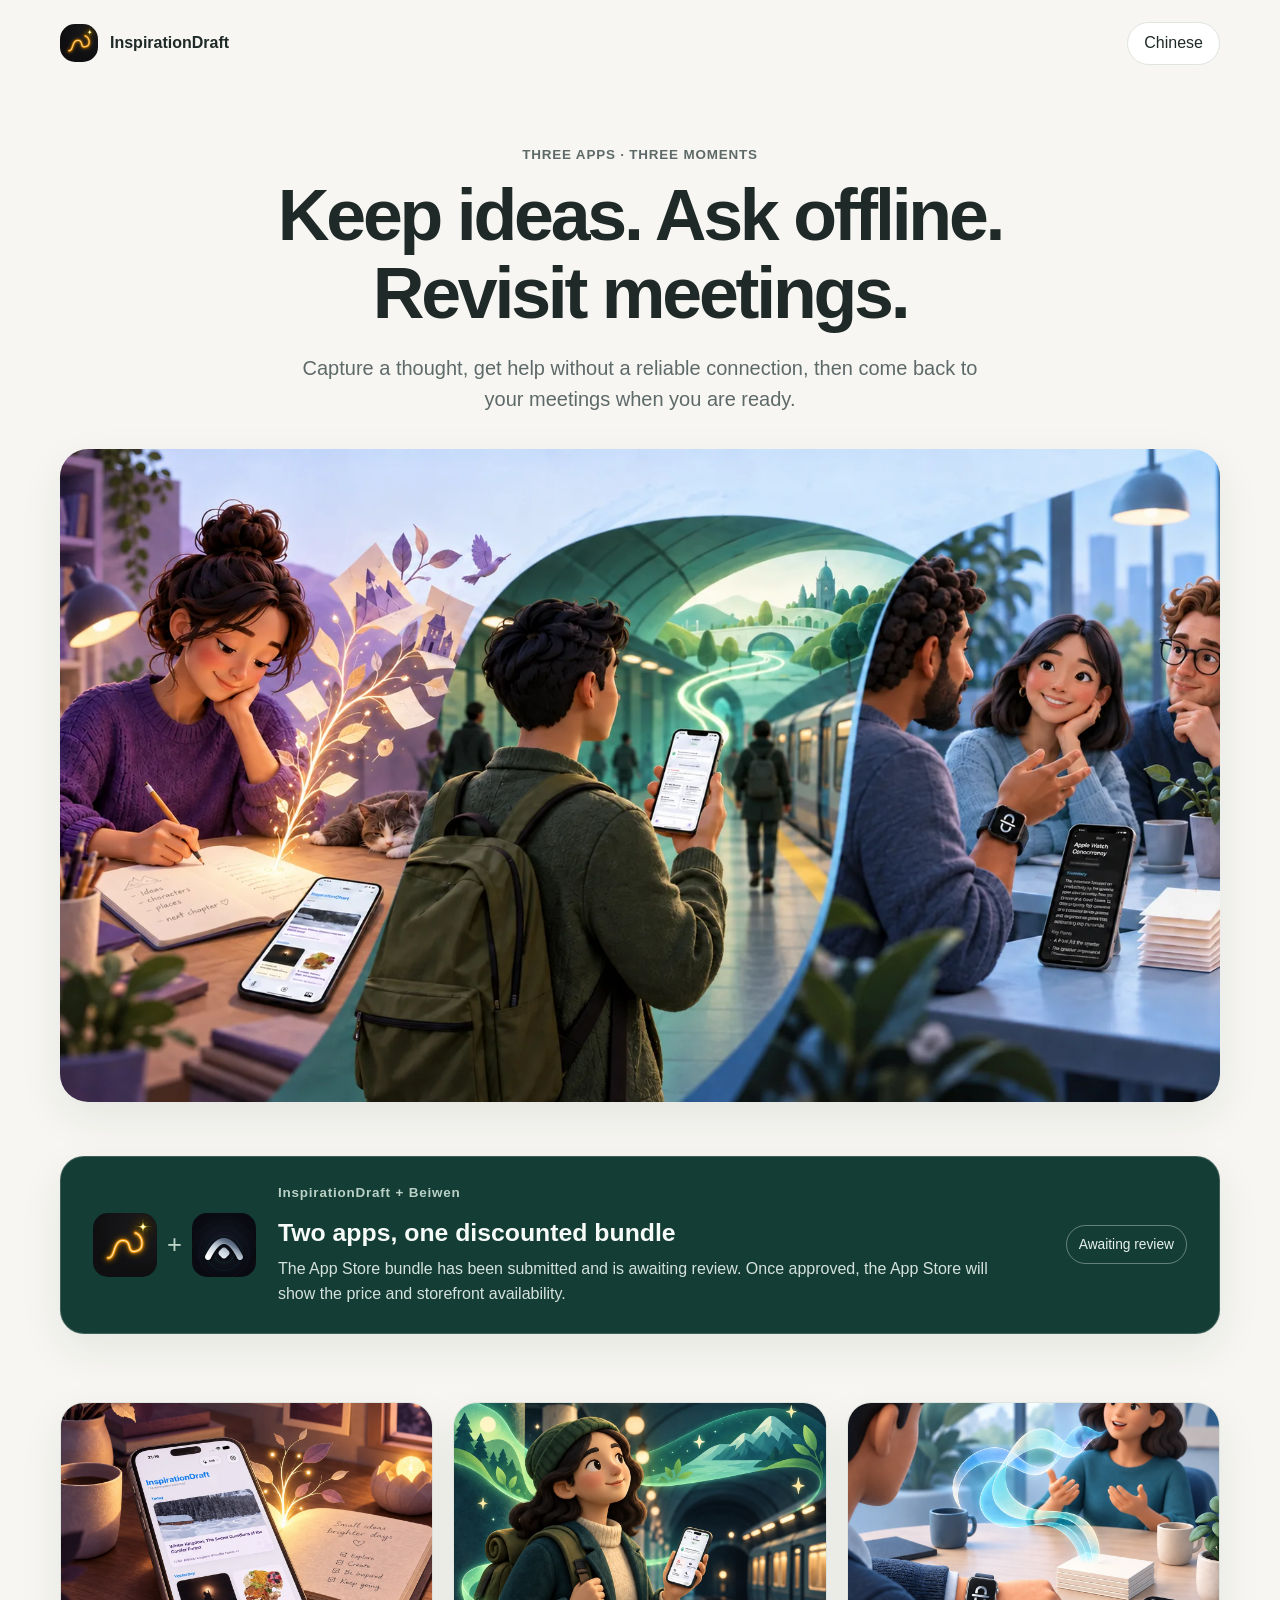
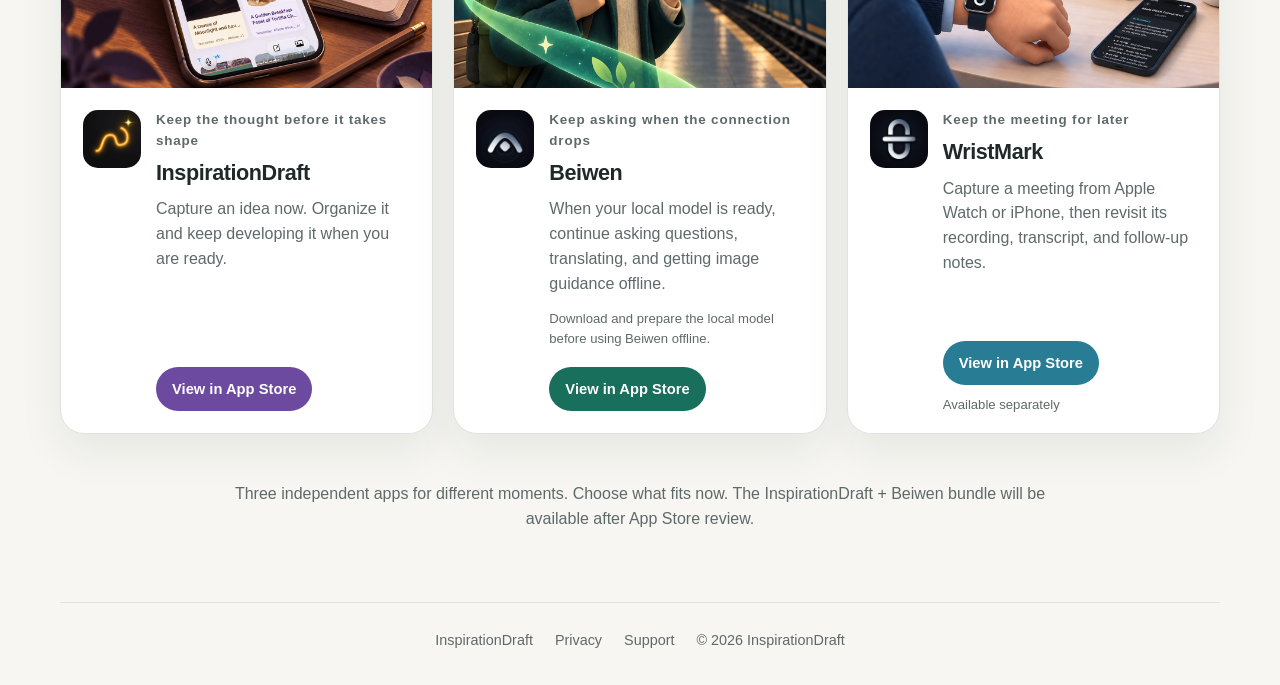
<file: campaign/three-apps/index.html>
<!doctype html>
<html lang="zh-Hans">
<head>
  <meta charset="utf-8">
  <meta name="viewport" content="width=device-width, initial-scale=1">
  <meta name="color-scheme" content="light dark">
  <meta name="description" content="灵感树洞、备问与时扣：记录还没成形的想法、在模型准备好后离线提问，并把会议留待回顾。">
  <link rel="canonical" href="https://inspiration-draft.github.io/campaign/three-apps/">
  <meta property="og:type" content="website">
  <meta property="og:url" content="https://inspiration-draft.github.io/campaign/three-apps/">
  <meta property="og:site_name" content="InspirationDraft · Beiwen · WristMark">
  <meta property="og:title" content="把灵感留下，把问题问明白，把会议记完整。">
  <meta property="og:description" content="三款各自独立的 App，帮助你记录想法、应对离线时刻，并整理会议内容。">
  <meta property="og:image" content="https://inspiration-draft.github.io/campaign/three-apps/assets/joint-hero-v4.webp">
  <meta property="og:image:alt" content="三款 App：记录灵感、离线提问与回顾会议。">
  <meta property="og:locale" content="zh_CN">
  <meta name="twitter:card" content="summary_large_image">
  <meta name="twitter:title" content="把灵感留下，把问题问明白，把会议记完整。">
  <meta name="twitter:description" content="三款各自独立的 App，帮助你记录想法、应对离线时刻，并整理会议内容。">
  <meta name="twitter:image" content="https://inspiration-draft.github.io/campaign/three-apps/assets/joint-hero-v4.webp">
  <meta name="twitter:image:alt" content="三款 App：记录灵感、离线提问与回顾会议。">
  <title>灵感、问题与会议 — InspirationDraft · Beiwen · WristMark</title>
  <link rel="icon" href="../../icons/app_icon.png" type="image/png">
  <link rel="stylesheet" href="style.css">
  <script src="page.js" defer></script>
</head>
<body>
  <header class="site-header">
    <a class="brand" href="../../" data-aria-label="homeLabel" aria-label="灵感树洞首页">
      <img src="../../icons/app_icon.png" width="38" height="38" alt="">
      <span>InspirationDraft <span class="brand-cn" data-copy="brand-cn">灵感树洞</span></span>
    </a>
    <button class="language-toggle" id="language-toggle" type="button" aria-label="切换到英文">English</button>
  </header>

  <main>
    <section class="hero" aria-labelledby="hero-title">
      <p class="eyebrow" data-copy="eyebrow">三款 App，各自在关键时刻派上用场</p>
      <h1 id="hero-title" data-copy="headline">把灵感留下，把问题问明白，把会议记完整。</h1>
      <p class="hero-copy" data-copy="intro">从灵感记录，到离线问答，再到会议回顾。根据当下需要，选择合适的工具。</p>
      <img class="hero-art" src="assets/joint-hero-v4.webp" alt="三款 App 在日常中的使用场景：记录灵感、旅途中使用备问、回顾会议。" data-alt="heroAlt" fetchpriority="high">
    </section>

    <section class="bundle-panel" aria-labelledby="bundle-title">
      <div class="bundle-apps" aria-hidden="true">
        <img src="assets/inspiration-icon.webp" width="64" height="64" alt="">
        <span class="plus">+</span>
        <img src="assets/beiwen-icon.webp" width="64" height="64" alt="">
      </div>
      <div class="bundle-copy">
        <p class="eyebrow" data-copy="bundle-eyebrow">灵感树洞 + 备问</p>
        <h2 id="bundle-title" data-copy="bundle-title">两款 App，组合优惠</h2>
        <p data-copy="bundle-note">App Store 套装已提交，正在等待审核。获批后，实际售价与可售地区以商店页面显示为准。</p>
      </div>
      <span class="bundle-status" data-copy="bundle-status">等待审核</span>
    </section>

    <section class="apps" data-aria-label="appsLabel" aria-label="三款 App">
      <article class="app-card inspiration-card">
        <img class="scene" src="assets/inspiration-scene-v3.webp" alt="手机上显示灵感树洞的灵感卡片，旁边的笔记本上长出微光枝叶。" data-alt="inspirationAlt" loading="lazy">
        <div class="app-detail">
          <img class="app-icon" src="assets/inspiration-icon.webp" width="64" height="64" alt="">
          <div class="app-copy">
            <p class="eyebrow" data-copy="inspiration-kicker">把未完成的想法先留下</p>
            <h2><span class="app-name-primary" data-copy="inspiration-primary">灵感树洞</span><span class="app-name-secondary" data-copy="inspiration-secondary">InspirationDraft</span></h2>
            <p data-copy="inspiration-description">随手留下灵感，准备好时再整理、继续发展。</p>
          </div>
        </div>
        <a class="app-link" href="https://apps.apple.com/app/id6772732983" target="_blank" rel="noopener noreferrer" data-copy="app-store-link">在 App Store 查看</a>
      </article>

      <article class="app-card beiwen-card">
        <img class="scene" src="assets/beiwen-scene-v2.webp" alt="旅途中，用户在车站查看显示备问界面的手机。" data-alt="beiwenAlt" loading="lazy">
        <div class="app-detail">
          <img class="app-icon" src="assets/beiwen-icon.webp" width="64" height="64" alt="">
          <div class="app-copy">
            <p class="eyebrow" data-copy="beiwen-kicker">网络不可靠时，也能继续问</p>
            <h2><span class="app-name-primary" data-copy="beiwen-primary">备问</span><span class="app-name-secondary" data-copy="beiwen-secondary">Beiwen</span></h2>
            <p data-copy="beiwen-description">本地模型准备好后，可在离线时继续问答、翻译和查看图片参考。</p>
          </div>
        </div>
        <p class="model-note" data-copy="model-note">离线使用需要先下载并准备好本地模型。</p>
        <a class="app-link" href="https://apps.apple.com/app/id6776050238" target="_blank" rel="noopener noreferrer" data-copy="app-store-link">在 App Store 查看</a>
      </article>

      <article class="app-card wristmark-card">
        <img class="scene" src="assets/wristmark-scene-v2.webp" alt="谈话桌边的手表显示清晰的时扣标志，手机展示会议回顾。" data-alt="wristmarkAlt" loading="lazy">
        <div class="app-detail">
          <img class="app-icon" src="assets/wristmark-icon.webp" width="64" height="64" alt="">
          <div class="app-copy">
            <p class="eyebrow" data-copy="wristmark-kicker">把会议留待之后回顾</p>
            <h2><span class="app-name-primary" data-copy="wristmark-primary">时扣</span><span class="app-name-secondary" data-copy="wristmark-secondary">WristMark</span></h2>
            <p data-copy="wristmark-description">从 Apple Watch 或 iPhone 记录会议，之后回听、查看转录和整理会后内容。</p>
          </div>
        </div>
        <a class="app-link" href="https://apps.apple.com/app/id6762519498" target="_blank" rel="noopener noreferrer" data-copy="app-store-link">在 App Store 查看</a>
        <span class="separate-label" data-copy="separate-label">时扣单独提供</span>
      </article>
    </section>

    <p class="closing-note" data-copy="closing">三款独立 App，各自解决不同场景。选择适合此刻的一款；灵感树洞与备问的组合优惠将在套装审核通过后提供。</p>
  </main>

  <footer>
    <a href="../../">InspirationDraft</a>
    <a href="../../legal/privacy.html" data-copy="privacy">隐私政策</a>
    <a href="../../support.html" data-copy="support">支持</a>
    <span>© 2026 InspirationDraft</span>
  </footer>
</body>
</html>
</file>
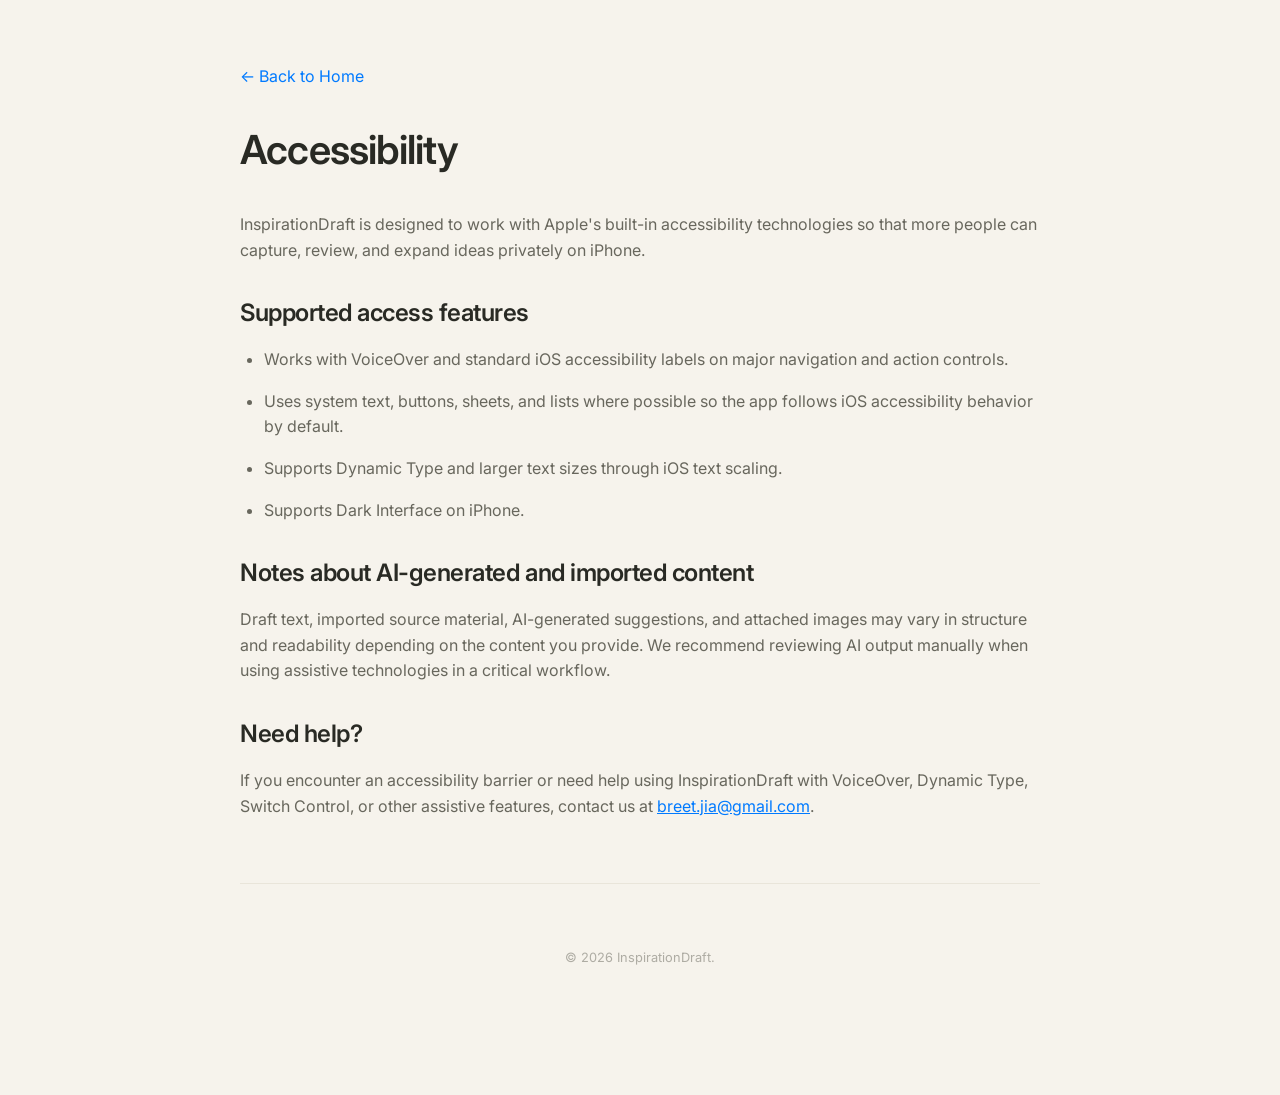
<file: accessibility.html>
<!DOCTYPE html>
<html lang="en">
<head>
  <meta charset="UTF-8">
  <meta name="viewport" content="width=device-width, initial-scale=1.0">
  <meta name="color-scheme" content="light dark">
  <title>Accessibility — InspirationDraft</title>
  <meta name="description" content="Read about VoiceOver, Dynamic Type, Dark Interface, and contacting us about accessibility barriers in InspirationDraft.">
  <link rel="canonical" href="https://inspiration-draft.github.io/accessibility.html">
  <meta property="og:type" content="website">
  <meta property="og:site_name" content="InspirationDraft">
  <meta property="og:url" content="https://inspiration-draft.github.io/accessibility.html">
  <meta property="og:title" content="Accessibility — InspirationDraft">
  <meta property="og:description" content="Read about VoiceOver, Dynamic Type, Dark Interface, and contacting us about accessibility barriers in InspirationDraft.">
  <meta property="og:image" content="https://inspiration-draft.github.io/icons/app_icon.png">
  <meta property="og:image:alt" content="InspirationDraft app icon">
  <meta property="og:locale" content="en_US">
  <meta name="twitter:card" content="summary">
  <meta name="twitter:title" content="Accessibility — InspirationDraft">
  <meta name="twitter:description" content="Read about VoiceOver, Dynamic Type, Dark Interface, and contacting us about accessibility barriers in InspirationDraft.">
  <meta name="twitter:image" content="https://inspiration-draft.github.io/icons/app_icon.png">
  <meta name="twitter:image:alt" content="InspirationDraft app icon">
  <link rel="stylesheet" href="css/style.css">
  <style>
    body { padding: 4rem 2rem; max-width: 800px; margin: 0 auto; }
    h1 { font-size: 2.5rem; margin-bottom: 2rem; }
    h2 { font-size: 1.5rem; margin-top: 2rem; margin-bottom: 1rem; color: var(--color-text-primary); }
    p, li { color: var(--color-text-secondary); margin-bottom: 1rem; line-height: 1.6; }
    ul { padding-left: 1.5rem; }
    a { color: #007aff; }
  </style>
  <link rel="icon" type="image/png" sizes="16x16" href="/favicon-16x16.png">
  <link rel="icon" type="image/png" sizes="32x32" href="/favicon-32x32.png">
  <link rel="apple-touch-icon" sizes="180x180" href="/apple-touch-icon.png">
</head>
<body>
  <div style="margin-bottom: 2rem;">
    <a href="index.html" style="text-decoration:none;">&larr; Back to Home</a>
  </div>
  <h1>Accessibility</h1>
  <p>InspirationDraft is designed to work with Apple's built-in accessibility technologies so that more people can capture, review, and expand ideas privately on iPhone.</p>

  <h2>Supported access features</h2>
  <ul>
    <li>Works with VoiceOver and standard iOS accessibility labels on major navigation and action controls.</li>
    <li>Uses system text, buttons, sheets, and lists where possible so the app follows iOS accessibility behavior by default.</li>
    <li>Supports Dynamic Type and larger text sizes through iOS text scaling.</li>
    <li>Supports Dark Interface on iPhone.</li>
  </ul>

  <h2>Notes about AI-generated and imported content</h2>
  <p>Draft text, imported source material, AI-generated suggestions, and attached images may vary in structure and readability depending on the content you provide. We recommend reviewing AI output manually when using assistive technologies in a critical workflow.</p>

  <h2>Need help?</h2>
  <p>If you encounter an accessibility barrier or need help using InspirationDraft with VoiceOver, Dynamic Type, Switch Control, or other assistive features, contact us at <a href="mailto:breet.jia@gmail.com">breet.jia@gmail.com</a>.</p>

  <footer style="margin-top: 4rem; opacity: 0.5; font-size: 0.8rem;">
    &copy; 2026 InspirationDraft.
  </footer>
</body>
</html>
</file>
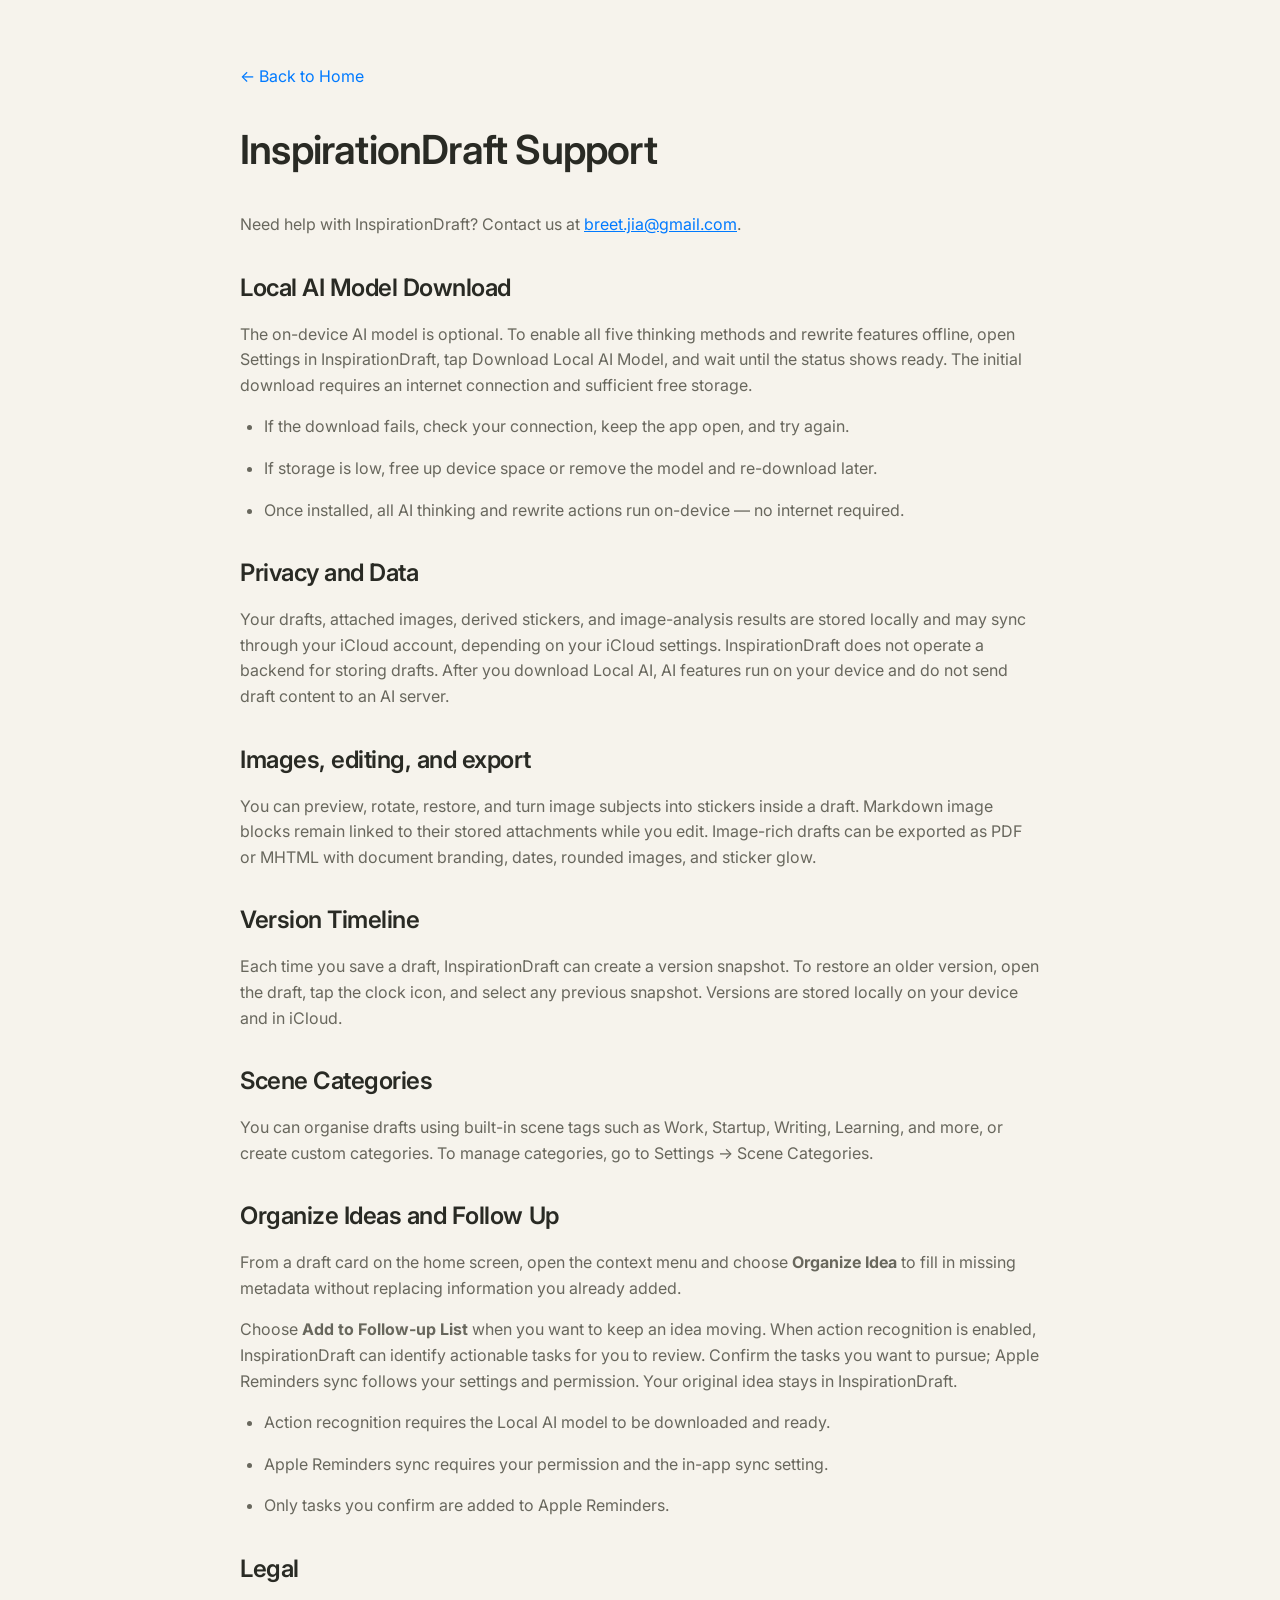
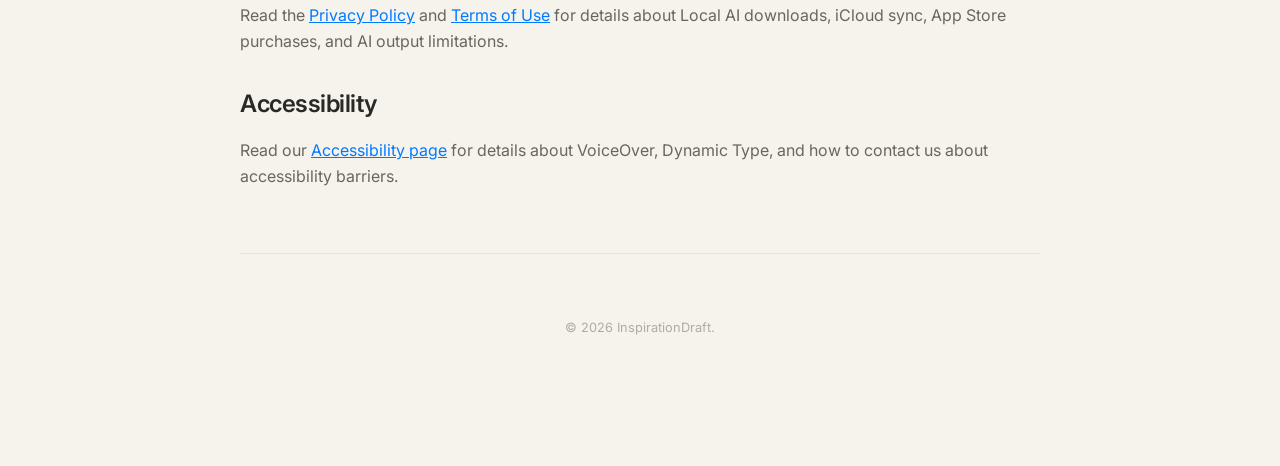
<file: support.html>
<!DOCTYPE html>
<html lang="en">
<head>
  <meta charset="UTF-8">
  <meta name="viewport" content="width=device-width, initial-scale=1.0">
  <meta name="color-scheme" content="light dark">
  <title>Support — InspirationDraft</title>
  <meta name="description" content="Find setup and usage help for InspirationDraft, including local AI models, privacy, images, organization, and reminders.">
  <link rel="canonical" href="https://inspiration-draft.github.io/support.html">
  <meta property="og:type" content="website">
  <meta property="og:site_name" content="InspirationDraft">
  <meta property="og:url" content="https://inspiration-draft.github.io/support.html">
  <meta property="og:title" content="Support — InspirationDraft">
  <meta property="og:description" content="Find setup and usage help for InspirationDraft, including local AI models, privacy, images, organization, and reminders.">
  <meta property="og:image" content="https://inspiration-draft.github.io/icons/app_icon.png">
  <meta property="og:image:alt" content="InspirationDraft app icon">
  <meta property="og:locale" content="en_US">
  <meta name="twitter:card" content="summary">
  <meta name="twitter:title" content="Support — InspirationDraft">
  <meta name="twitter:description" content="Find setup and usage help for InspirationDraft, including local AI models, privacy, images, organization, and reminders.">
  <meta name="twitter:image" content="https://inspiration-draft.github.io/icons/app_icon.png">
  <meta name="twitter:image:alt" content="InspirationDraft app icon">
  <link rel="stylesheet" href="css/style.css">
  <style>
    body { padding: 4rem 2rem; max-width: 800px; margin: 0 auto; }
    h1 { font-size: clamp(1.75rem, 7vw, 2.5rem); margin-bottom: 2rem; }
    h2 { font-size: 1.5rem; margin-top: 2rem; margin-bottom: 1rem; color: var(--color-text-primary); }
    p, li { color: var(--color-text-secondary); margin-bottom: 1rem; line-height: 1.6; }
    ul { padding-left: 1.5rem; }
    a { color: #007aff; }
  </style>
  <link rel="icon" type="image/png" sizes="16x16" href="/favicon-16x16.png">
  <link rel="icon" type="image/png" sizes="32x32" href="/favicon-32x32.png">
  <link rel="apple-touch-icon" sizes="180x180" href="/apple-touch-icon.png">
</head>
<body>
  <div style="margin-bottom: 2rem;">
    <a href="index.html" style="text-decoration:none;">&larr; Back to Home</a>
  </div>
  <h1>InspirationDraft Support</h1>
  <p>Need help with InspirationDraft? Contact us at <a href="mailto:breet.jia@gmail.com">breet.jia@gmail.com</a>.</p>

  <h2>Local AI Model Download</h2>
  <p>The on-device AI model is optional. To enable all five thinking methods and rewrite features offline, open Settings in InspirationDraft, tap Download Local AI Model, and wait until the status shows ready. The initial download requires an internet connection and sufficient free storage.</p>
  <ul>
    <li>If the download fails, check your connection, keep the app open, and try again.</li>
    <li>If storage is low, free up device space or remove the model and re-download later.</li>
    <li>Once installed, all AI thinking and rewrite actions run on-device — no internet required.</li>
  </ul>

  <h2>Privacy and Data</h2>
  <p>Your drafts, attached images, derived stickers, and image-analysis results are stored locally and may sync through your iCloud account, depending on your iCloud settings. InspirationDraft does not operate a backend for storing drafts. After you download Local AI, AI features run on your device and do not send draft content to an AI server.</p>

  <h2>Images, editing, and export</h2>
  <p>You can preview, rotate, restore, and turn image subjects into stickers inside a draft. Markdown image blocks remain linked to their stored attachments while you edit. Image-rich drafts can be exported as PDF or MHTML with document branding, dates, rounded images, and sticker glow.</p>

  <h2>Version Timeline</h2>
  <p>Each time you save a draft, InspirationDraft can create a version snapshot. To restore an older version, open the draft, tap the clock icon, and select any previous snapshot. Versions are stored locally on your device and in iCloud.</p>

  <h2>Scene Categories</h2>
  <p>You can organise drafts using built-in scene tags such as Work, Startup, Writing, Learning, and more, or create custom categories. To manage categories, go to Settings → Scene Categories.</p>

  <h2>Organize Ideas and Follow Up</h2>
  <p>From a draft card on the home screen, open the context menu and choose <strong>Organize Idea</strong> to fill in missing metadata without replacing information you already added.</p>
  <p>Choose <strong>Add to Follow-up List</strong> when you want to keep an idea moving. When action recognition is enabled, InspirationDraft can identify actionable tasks for you to review. Confirm the tasks you want to pursue; Apple Reminders sync follows your settings and permission. Your original idea stays in InspirationDraft.</p>
  <ul>
    <li>Action recognition requires the Local AI model to be downloaded and ready.</li>
    <li>Apple Reminders sync requires your permission and the in-app sync setting.</li>
    <li>Only tasks you confirm are added to Apple Reminders.</li>
  </ul>

  <h2>Legal</h2>
  <p>Read the <a href="legal/privacy.html">Privacy Policy</a> and <a href="legal/terms.html">Terms of Use</a> for details about Local AI downloads, iCloud sync, App Store purchases, and AI output limitations.</p>

  <h2>Accessibility</h2>
  <p>Read our <a href="accessibility.html">Accessibility page</a> for details about VoiceOver, Dynamic Type, and how to contact us about accessibility barriers.</p>

  <footer style="margin-top: 4rem; opacity: 0.5; font-size: 0.8rem;">
    &copy; 2026 InspirationDraft.
  </footer>
</body>
</html>
</file>
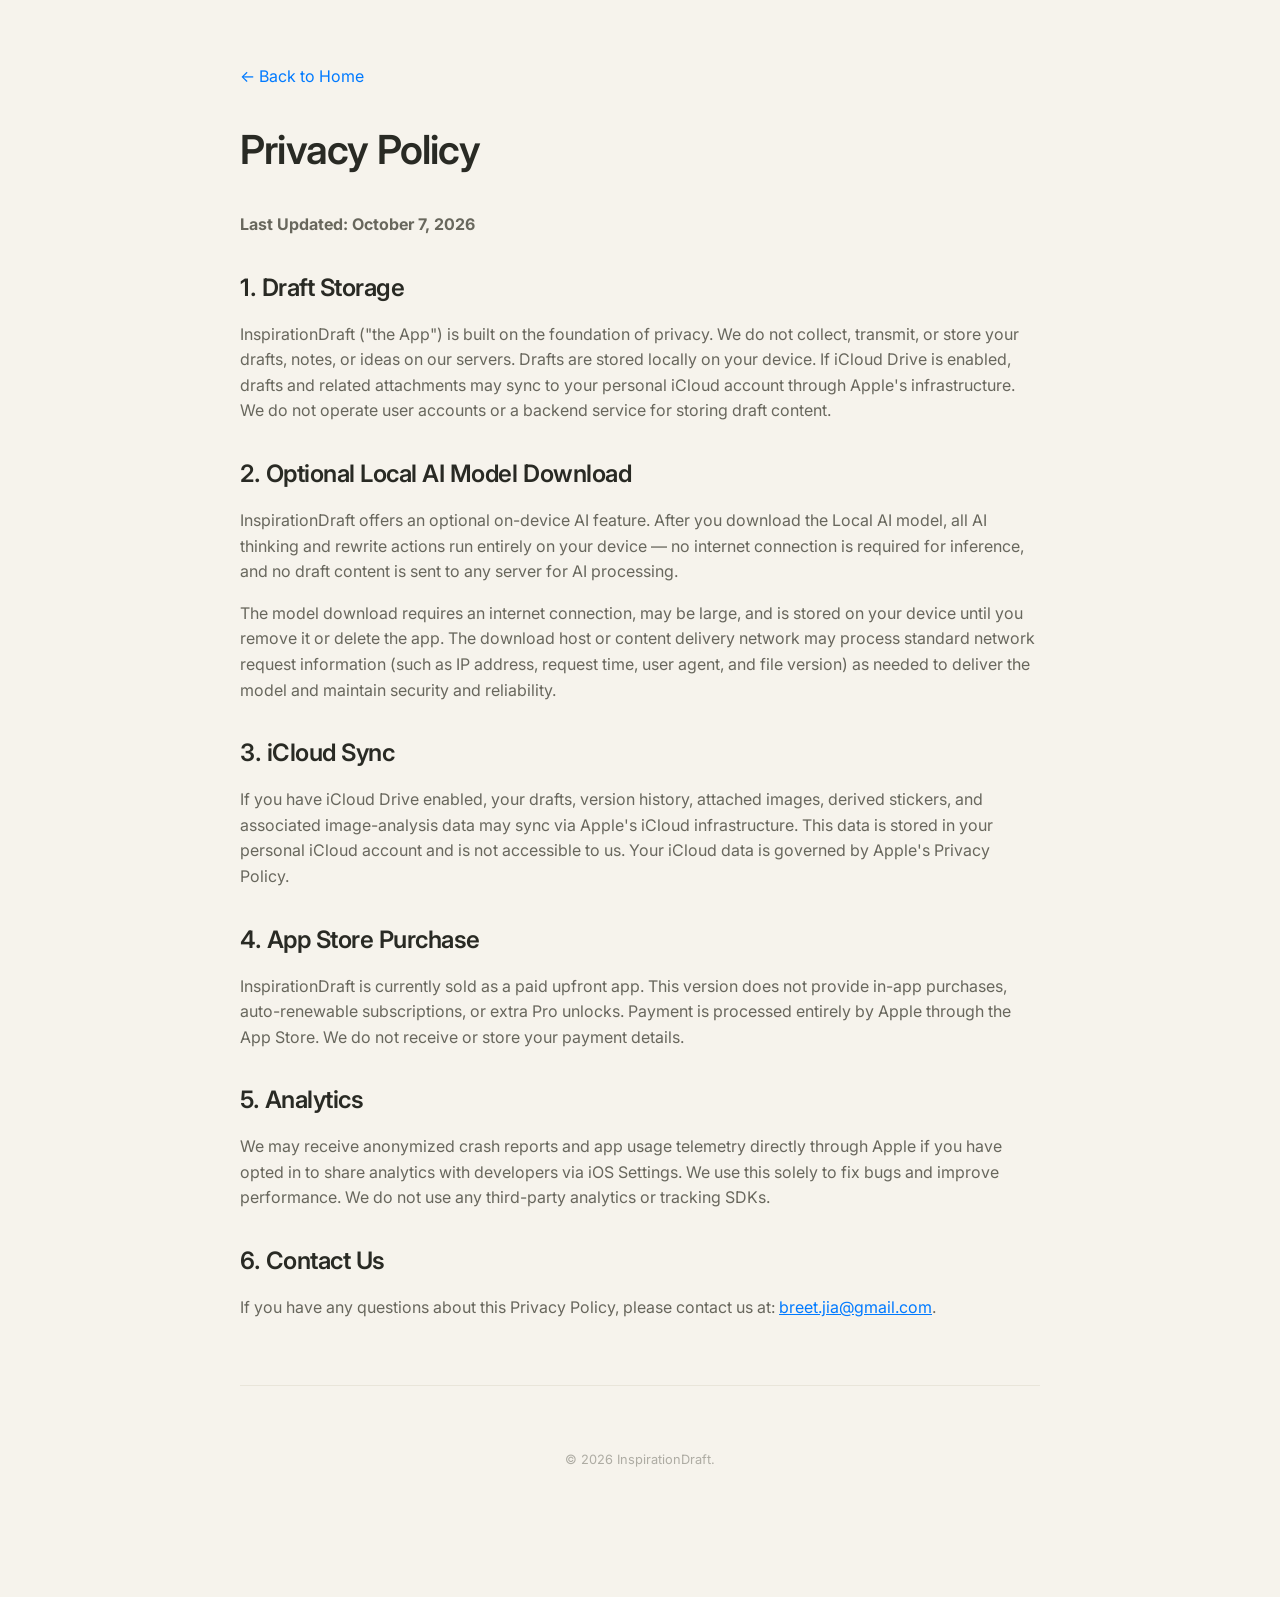
<file: legal/privacy.html>
<!DOCTYPE html>
<html lang="en">
<head>
  <meta charset="UTF-8">
  <meta name="viewport" content="width=device-width, initial-scale=1.0">
  <meta name="color-scheme" content="light dark">
  <title>Privacy Policy — InspirationDraft</title>
  <meta name="description" content="Learn how InspirationDraft handles drafts stored on device, optional iCloud sync, local AI, and App Store purchases.">
  <link rel="canonical" href="https://inspiration-draft.github.io/legal/privacy.html">
  <meta property="og:type" content="website">
  <meta property="og:site_name" content="InspirationDraft">
  <meta property="og:url" content="https://inspiration-draft.github.io/legal/privacy.html">
  <meta property="og:title" content="Privacy Policy — InspirationDraft">
  <meta property="og:description" content="Learn how InspirationDraft handles drafts stored on device, optional iCloud sync, local AI, and App Store purchases.">
  <meta property="og:image" content="https://inspiration-draft.github.io/icons/app_icon.png">
  <meta property="og:image:alt" content="InspirationDraft app icon">
  <meta property="og:locale" content="en_US">
  <meta name="twitter:card" content="summary">
  <meta name="twitter:title" content="Privacy Policy — InspirationDraft">
  <meta name="twitter:description" content="Learn how InspirationDraft handles drafts stored on device, optional iCloud sync, local AI, and App Store purchases.">
  <meta name="twitter:image" content="https://inspiration-draft.github.io/icons/app_icon.png">
  <meta name="twitter:image:alt" content="InspirationDraft app icon">
  <link rel="stylesheet" href="../css/style.css">
  <style>
    body { padding: 4rem 2rem; max-width: 800px; margin: 0 auto; }
    h1 { font-size: 2.5rem; margin-bottom: 2rem; }
    h2 { font-size: 1.5rem; margin-top: 2rem; margin-bottom: 1rem; color: var(--color-text-primary); }
    p { color: var(--color-text-secondary); margin-bottom: 1rem; line-height: 1.6; }
    ul { color: var(--color-text-secondary); margin-bottom: 1rem; line-height: 1.6; padding-left: 1.5rem; }
    a { color: #007aff; }
  </style>
  <link rel="icon" type="image/png" sizes="16x16" href="/favicon-16x16.png">
  <link rel="icon" type="image/png" sizes="32x32" href="/favicon-32x32.png">
  <link rel="apple-touch-icon" sizes="180x180" href="/apple-touch-icon.png">
</head>
<body>
  <div style="margin-bottom: 2rem;">
    <a href="../index.html" style="text-decoration:none;">&larr; Back to Home</a>
  </div>
  <h1>Privacy Policy</h1>
  <p><strong>Last Updated: October 7, 2026</strong></p>

  <h2>1. Draft Storage</h2>
  <p>InspirationDraft ("the App") is built on the foundation of privacy. We do not collect, transmit, or store your drafts, notes, or ideas on our servers. Drafts are stored locally on your device. If iCloud Drive is enabled, drafts and related attachments may sync to your personal iCloud account through Apple's infrastructure. We do not operate user accounts or a backend service for storing draft content.</p>

  <h2>2. Optional Local AI Model Download</h2>
  <p>InspirationDraft offers an optional on-device AI feature. After you download the Local AI model, all AI thinking and rewrite actions run entirely on your device — no internet connection is required for inference, and no draft content is sent to any server for AI processing.</p>
  <p>The model download requires an internet connection, may be large, and is stored on your device until you remove it or delete the app. The download host or content delivery network may process standard network request information (such as IP address, request time, user agent, and file version) as needed to deliver the model and maintain security and reliability.</p>

  <h2>3. iCloud Sync</h2>
  <p>If you have iCloud Drive enabled, your drafts, version history, attached images, derived stickers, and associated image-analysis data may sync via Apple's iCloud infrastructure. This data is stored in your personal iCloud account and is not accessible to us. Your iCloud data is governed by Apple's Privacy Policy.</p>

  <h2>4. App Store Purchase</h2>
  <p>InspirationDraft is currently sold as a paid upfront app. This version does not provide in-app purchases, auto-renewable subscriptions, or extra Pro unlocks. Payment is processed entirely by Apple through the App Store. We do not receive or store your payment details.</p>

  <h2>5. Analytics</h2>
  <p>We may receive anonymized crash reports and app usage telemetry directly through Apple if you have opted in to share analytics with developers via iOS Settings. We use this solely to fix bugs and improve performance. We do not use any third-party analytics or tracking SDKs.</p>

  <h2>6. Contact Us</h2>
  <p>If you have any questions about this Privacy Policy, please contact us at: <a href="mailto:breet.jia@gmail.com">breet.jia@gmail.com</a>.</p>

  <footer style="margin-top: 4rem; opacity: 0.5; font-size: 0.8rem;">
    &copy; 2026 InspirationDraft.
  </footer>
</body>
</html>
</file>
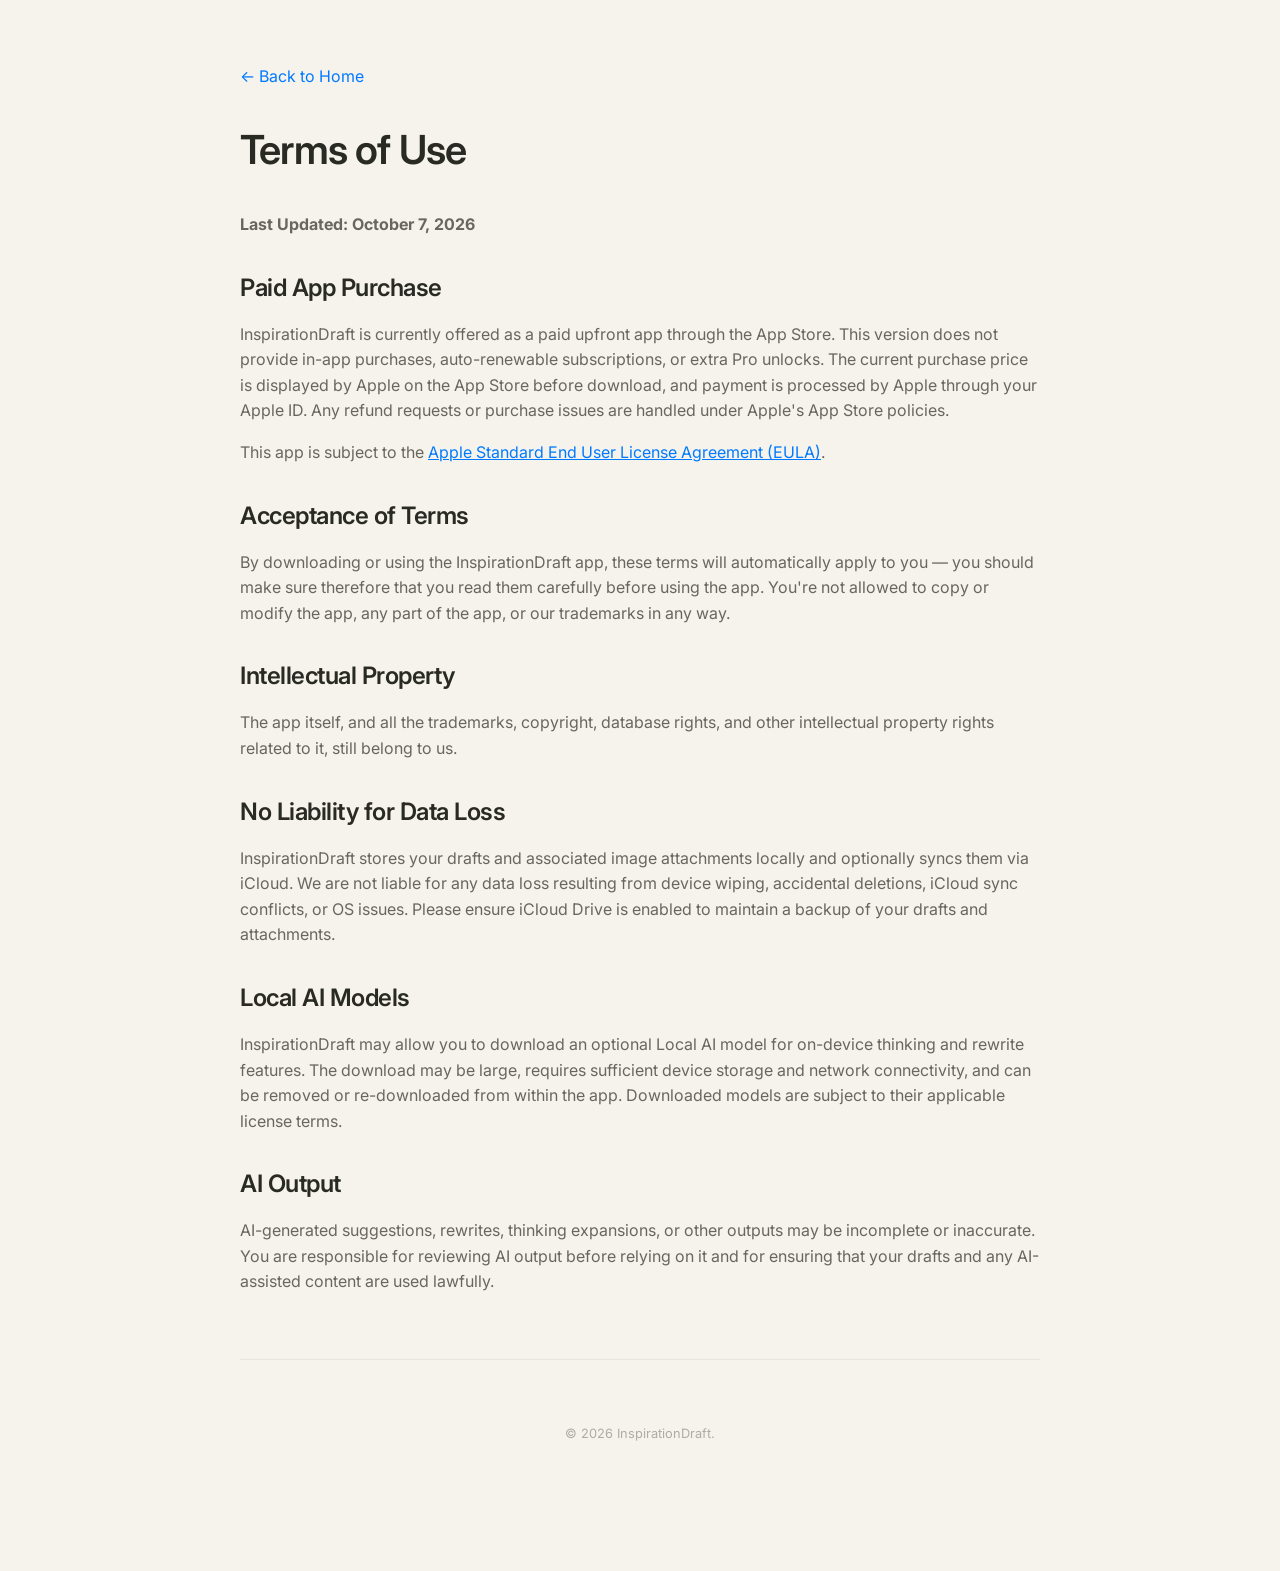
<file: legal/terms.html>
<!DOCTYPE html>
<html lang="en">
<head>
  <meta charset="UTF-8">
  <meta name="viewport" content="width=device-width, initial-scale=1.0">
  <meta name="color-scheme" content="light dark">
  <title>Terms of Use — InspirationDraft</title>
  <meta name="description" content="Terms of use for InspirationDraft covering app purchases, local AI features, generated output, and your responsibilities.">
  <link rel="canonical" href="https://inspiration-draft.github.io/legal/terms.html">
  <meta property="og:type" content="website">
  <meta property="og:site_name" content="InspirationDraft">
  <meta property="og:url" content="https://inspiration-draft.github.io/legal/terms.html">
  <meta property="og:title" content="Terms of Use — InspirationDraft">
  <meta property="og:description" content="Terms of use for InspirationDraft covering app purchases, local AI features, generated output, and your responsibilities.">
  <meta property="og:image" content="https://inspiration-draft.github.io/icons/app_icon.png">
  <meta property="og:image:alt" content="InspirationDraft app icon">
  <meta property="og:locale" content="en_US">
  <meta name="twitter:card" content="summary">
  <meta name="twitter:title" content="Terms of Use — InspirationDraft">
  <meta name="twitter:description" content="Terms of use for InspirationDraft covering app purchases, local AI features, generated output, and your responsibilities.">
  <meta name="twitter:image" content="https://inspiration-draft.github.io/icons/app_icon.png">
  <meta name="twitter:image:alt" content="InspirationDraft app icon">
  <link rel="stylesheet" href="../css/style.css">
  <style>
    body { padding: 4rem 2rem; max-width: 800px; margin: 0 auto; }
    h1 { font-size: 2.5rem; margin-bottom: 2rem; }
    h2 { font-size: 1.5rem; margin-top: 2rem; margin-bottom: 1rem; color: var(--color-text-primary); }
    p { color: var(--color-text-secondary); margin-bottom: 1rem; line-height: 1.6; }
    a { color: #007aff; }
  </style>
  <link rel="icon" type="image/png" sizes="16x16" href="/favicon-16x16.png">
  <link rel="icon" type="image/png" sizes="32x32" href="/favicon-32x32.png">
  <link rel="apple-touch-icon" sizes="180x180" href="/apple-touch-icon.png">
</head>
<body>
  <div style="margin-bottom: 2rem;">
    <a href="../index.html" style="text-decoration:none;">&larr; Back to Home</a>
  </div>
  <h1>Terms of Use</h1>
  <p><strong>Last Updated: October 7, 2026</strong></p>

  <h2>Paid App Purchase</h2>
  <p>InspirationDraft is currently offered as a paid upfront app through the App Store. This version does not provide in-app purchases, auto-renewable subscriptions, or extra Pro unlocks. The current purchase price is displayed by Apple on the App Store before download, and payment is processed by Apple through your Apple ID. Any refund requests or purchase issues are handled under Apple's App Store policies.</p>
  <p>This app is subject to the <a href="https://www.apple.com/legal/internet-services/itunes/dev/stdeula/" target="_blank" rel="noopener">Apple Standard End User License Agreement (EULA)</a>.</p>

  <h2>Acceptance of Terms</h2>
  <p>By downloading or using the InspirationDraft app, these terms will automatically apply to you — you should make sure therefore that you read them carefully before using the app. You're not allowed to copy or modify the app, any part of the app, or our trademarks in any way.</p>

  <h2>Intellectual Property</h2>
  <p>The app itself, and all the trademarks, copyright, database rights, and other intellectual property rights related to it, still belong to us.</p>

  <h2>No Liability for Data Loss</h2>
  <p>InspirationDraft stores your drafts and associated image attachments locally and optionally syncs them via iCloud. We are not liable for any data loss resulting from device wiping, accidental deletions, iCloud sync conflicts, or OS issues. Please ensure iCloud Drive is enabled to maintain a backup of your drafts and attachments.</p>

  <h2>Local AI Models</h2>
  <p>InspirationDraft may allow you to download an optional Local AI model for on-device thinking and rewrite features. The download may be large, requires sufficient device storage and network connectivity, and can be removed or re-downloaded from within the app. Downloaded models are subject to their applicable license terms.</p>

  <h2>AI Output</h2>
  <p>AI-generated suggestions, rewrites, thinking expansions, or other outputs may be incomplete or inaccurate. You are responsible for reviewing AI output before relying on it and for ensuring that your drafts and any AI-assisted content are used lawfully.</p>

  <footer style="margin-top: 4rem; opacity: 0.5; font-size: 0.8rem;">
    &copy; 2026 InspirationDraft.
  </footer>
</body>
</html>
</file>
<file: campaign/three-apps/style.css>
:root {
  color-scheme: light dark;
  --page: #f7f6f2;
  --surface: #fff;
  --ink: #1e2928;
  --muted: #5e6a69;
  --line: #dfe4df;
  --forest: #143d35;
  --forest-ink: #f7fbf8;
  --violet: #6c4aa0;
  --teal: #18705c;
  --blue: #287c94;
  --shadow: 0 16px 44px rgba(31, 48, 43, .08);
}

* { box-sizing: border-box; }
html { scroll-behavior: smooth; }
body {
  margin: 0;
  background: var(--page);
  color: var(--ink);
  font-family: -apple-system, BlinkMacSystemFont, "Segoe UI", "PingFang SC", "Noto Sans CJK SC", sans-serif;
  line-height: 1.55;
  -webkit-font-smoothing: antialiased;
}
a { color: inherit; }
.site-header, main, footer { width: min(1160px, calc(100% - 48px)); margin-inline: auto; }
.site-header {
  display: flex;
  align-items: center;
  justify-content: space-between;
  padding: 22px 0;
}
.brand { display: inline-flex; align-items: center; gap: 12px; text-decoration: none; font-weight: 700; }
.brand img, .app-icon, .bundle-apps img { border-radius: 15px; }
.brand-cn { margin-left: 4px; font-weight: 500; color: var(--muted); }
.language-toggle {
  min-height: 42px;
  padding: 8px 16px;
  border: 1px solid var(--line);
  border-radius: 999px;
  background: var(--surface);
  color: var(--ink);
  font: inherit;
  cursor: pointer;
}
.language-toggle:hover, .app-link:hover { transform: translateY(-1px); }
.hero { padding: 58px 0 0; text-align: center; }
.eyebrow { margin: 0 0 10px; color: var(--muted); font-size: .84rem; font-weight: 700; letter-spacing: .06em; }
.hero h1 { max-width: 930px; margin: 0 auto; font-size: clamp(2.4rem, 5.6vw, 4.6rem); line-height: 1.1; letter-spacing: -.045em; }
.hero-copy { max-width: 690px; margin: 20px auto 34px; color: var(--muted); font-size: clamp(1.05rem, 2vw, 1.25rem); }
.hero-art { display: block; width: 100%; aspect-ratio: 16 / 9; object-fit: cover; border-radius: 28px; box-shadow: var(--shadow); }
.bundle-panel {
  display: grid;
  grid-template-columns: auto 1fr auto;
  align-items: center;
  gap: 22px;
  margin: 54px 0 68px;
  padding: 26px 32px;
  border: 1px solid rgba(255,255,255,.18);
  border-radius: 24px;
  background: var(--forest);
  color: var(--forest-ink);
  box-shadow: var(--shadow);
}
.bundle-apps { display: flex; align-items: center; gap: 10px; }
.bundle-apps img { display: block; }
.plus { color: #bcd4c7; font-size: 1.6rem; font-weight: 300; }
.bundle-copy .eyebrow { color: #bad2c5; }
.bundle-copy h2 { margin: 0 0 5px; font-size: 1.55rem; }
.bundle-copy p:last-child { max-width: 720px; margin: 0; color: #d4e2db; }
.bundle-status { padding: 8px 12px; border: 1px solid rgba(255,255,255,.35); border-radius: 999px; color: #e7f1eb; font-size: .86rem; white-space: nowrap; }
.apps { display: grid; grid-template-columns: repeat(3, minmax(0, 1fr)); gap: 20px; align-items: stretch; }
.app-card { display: flex; flex-direction: column; min-width: 0; overflow: hidden; border: 1px solid var(--line); border-radius: 24px; background: var(--surface); box-shadow: var(--shadow); }
.scene { display: block; width: 100%; aspect-ratio: 1.3 / 1; object-fit: cover; background: #e9ece7; }
.app-detail { display: flex; align-items: flex-start; gap: 15px; padding: 22px 22px 10px; }
.app-icon { flex: 0 0 58px; width: 58px; height: 58px; }
.app-copy { min-width: 0; }
.app-copy .eyebrow { margin-bottom: 4px; }
.app-copy h2 { margin: 0; font-size: 1.35rem; letter-spacing: -.02em; }
.app-copy h2 .app-name-secondary { display: block; color: var(--muted); font-size: .82rem; font-weight: 500; letter-spacing: 0; }
.app-copy h2 .app-name-secondary:empty { display: none; }
.app-copy p:last-child { margin: 8px 0 0; color: var(--muted); }
.app-link {
  display: inline-flex;
  align-self: flex-start;
  align-items: center;
  justify-content: center;
  min-height: 44px;
  margin: auto 22px 22px 95px;
  padding: 9px 16px;
  border-radius: 999px;
  background: var(--ink);
  color: #fff;
  font-size: .92rem;
  font-weight: 700;
  text-decoration: none;
  transition: transform .16s ease;
}
.inspiration-card .app-link { background: var(--violet); }
.beiwen-card .app-link { background: var(--teal); }
.wristmark-card .app-link { background: var(--blue); }
.model-note { margin: 2px 22px 18px 95px; color: var(--muted); font-size: .82rem; }
.wristmark-card .app-link { margin-bottom: 10px; }
.separate-label { margin: 0 22px 18px 95px; color: var(--muted); font-size: .82rem; }
.closing-note { max-width: 820px; margin: 48px auto 70px; color: var(--muted); text-align: center; font-size: 1rem; }
footer { display: flex; flex-wrap: wrap; align-items: center; justify-content: center; gap: 22px; padding: 26px 0 34px; border-top: 1px solid var(--line); color: var(--muted); font-size: .9rem; }
footer a { text-decoration: none; }
footer a:hover { text-decoration: underline; }

@media (max-width: 850px) {
  .site-header, main, footer { width: min(100% - 32px, 680px); }
  .hero { padding-top: 34px; }
  .hero-art { border-radius: 20px; }
  .bundle-panel { grid-template-columns: auto 1fr; gap: 16px; margin: 38px 0 48px; padding: 22px; }
  .bundle-status { grid-column: 2; justify-self: start; }
  .apps { grid-template-columns: 1fr; gap: 18px; }
  .scene { aspect-ratio: 1.65 / 1; }
  .app-card { display: grid; grid-template-columns: minmax(0, .95fr) minmax(0, 1.05fr); }
  .scene { grid-row: span 3; height: 100%; aspect-ratio: auto; }
  .app-detail { padding: 22px 18px 8px; gap: 12px; }
  .app-icon { flex-basis: 48px; width: 48px; height: 48px; border-radius: 12px; }
  .app-link { margin: 8px 18px 18px 78px; }
  .model-note, .separate-label { margin-left: 78px; }
  .beiwen-card .app-link { margin-bottom: 8px; }
}
@media (min-width: 851px) and (max-width: 1024px) {
  .apps { grid-template-columns: repeat(2, minmax(0, 1fr)); }
}
@media (max-width: 520px) {
  .site-header, main, footer { width: min(100% - 24px, 460px); }
  .site-header { padding: 16px 0; }
  .brand { gap: 8px; font-size: .92rem; }
  .brand img { width: 34px; height: 34px; }
  .brand-cn { display: none; }
  .hero { padding-top: 30px; }
  .hero h1 { font-size: clamp(2.25rem, 10vw, 3.2rem); }
  .hero-copy { margin: 16px auto 24px; }
  .bundle-panel { grid-template-columns: 1fr; justify-items: start; gap: 14px; padding: 20px; border-radius: 20px; }
  .bundle-status { grid-column: auto; }
  .bundle-apps img { width: 52px; height: 52px; border-radius: 12px; }
  .app-card { display: flex; }
  .scene { aspect-ratio: 1.35 / 1; height: auto; }
  .app-detail { padding: 18px 18px 8px; }
  .app-link { align-self: stretch; margin: 8px 18px 18px; }
  .model-note, .separate-label { margin-left: 18px; margin-right: 18px; }
  .closing-note { margin: 34px auto 48px; }
  footer { gap: 16px; font-size: .82rem; }
}

@media (prefers-reduced-motion: reduce) {
  html { scroll-behavior: auto; }
  *, *::before, *::after { transition-duration: .01ms !important; animation-duration: .01ms !important; }
}

@media (prefers-color-scheme: dark) {
  :root { --page: #121a18; --surface: #1b2522; --ink: #edf3ee; --muted: #bac8c0; --line: #35443e; --forest: #143d35; --shadow: 0 16px 44px rgba(0,0,0,.18); }
  .app-link { color: #101b19; }
  .inspiration-card .app-link { color: #fff; }
  .beiwen-card .app-link, .wristmark-card .app-link { color: #fff; }
  .scene { background: #263330; }
}
</file>
<file: css/style.css>
@import url('https://fonts.googleapis.com/css2?family=Inter:wght@300;400;500;600;700&display=swap');

:root {
  color-scheme: light dark;
  --color-bg: #f6f3ec;
  --color-surface: #fffdf8;
  --color-surface-hover: #eee9de;
  --color-border: #ded8ca;
  --color-text-primary: #292a24;
  --color-text-secondary: #68675d;
  --color-accent: #58745a;
  --neon-glow: rgba(130, 112, 76, 0.035);
  --id-nav: rgba(246, 243, 236, 0.97);
  --id-muted: #777568;
  --id-subtle: #4c5147;
  --id-heading-gradient: #35483a;
  --id-privacy-surface: #ede9de;
  --id-line: #ded8ca;
  --id-screenshot-shadow: 0 12px 32px rgba(49, 43, 31, 0.10);
}

@media (prefers-color-scheme: dark) {
  :root {
    --color-bg: #191c18;
    --color-surface: #242820;
    --color-surface-hover: #30352c;
    --color-border: #3b4035;
    --color-text-primary: #eeece4;
    --color-text-secondary: #b9b8ad;
    --color-accent: #a8bc91;
    --neon-glow: rgba(168, 188, 145, 0.035);
    --id-nav: rgba(25, 28, 24, 0.97);
    --id-muted: #a8a89d;
    --id-subtle: #d0d0c4;
    --id-heading-gradient: #d8dfcb;
    --id-privacy-surface: #242820;
    --id-line: #3b4035;
    --id-screenshot-shadow: 0 12px 32px rgba(0, 0, 0, 0.24);
  }
}

@media (prefers-color-scheme: dark) {
  #app-store-badge {
    filter: invert(1);
  }
}

body {
  font-family: -apple-system, BlinkMacSystemFont, 'Inter', 'PingFang SC', 'Helvetica Neue', Arial, sans-serif;
  background-color: var(--color-bg);
  color: var(--color-text-primary);
  line-height: 1.5;
  -webkit-font-smoothing: antialiased;
  margin: 0;
}

/* Typography */
h1, h2, h3, h4 {
  font-weight: 600;
  letter-spacing: -0.02em;
  margin: 0;
}

.text-gradient {
  color: var(--id-heading-gradient);
  -webkit-text-fill-color: currentColor;
}

.accent-gradient {
  color: var(--color-accent);
}

/* Glassmorphism Navbar */
.navbar {
  position: fixed;
  top: 0;
  width: 100%;
  padding: 1rem 2rem;
  background: var(--id-nav);
  backdrop-filter: blur(8px);
  -webkit-backdrop-filter: blur(8px);
  border-bottom: 1px solid var(--color-border);
  z-index: 100;
  display: flex;
  justify-content: space-between;
  align-items: center;
  box-sizing: border-box;
}

.nav-links a {
  color: var(--color-text-secondary);
  text-decoration: none;
  font-size: 0.9rem;
  transition: color 0.2s ease;
  margin-left: 1.5rem;
}

.nav-links a:hover {
  color: var(--color-text-primary);
}

/* Buttons */
.btn-primary {
  background-color: var(--color-text-primary);
  color: var(--color-bg);
  padding: 0.8rem 1.5rem;
  border-radius: 999px;
  font-weight: 500;
  text-decoration: none;
  display: inline-flex;
  align-items: center;
  gap: 0.5rem;
  transition: transform 0.2s ease;
}

.btn-primary:hover {
  transform: scale(1.02);
}

.btn-secondary {
  background-color: var(--color-surface);
  color: var(--color-text-primary);
  border: 1px solid var(--color-border);
  padding: 0.8rem 1.5rem;
  border-radius: 999px;
  font-weight: 500;
  text-decoration: none;
  display: inline-flex;
  align-items: center;
  transition: all 0.2s ease;
}

.btn-secondary:hover {
  background-color: var(--color-surface-hover);
}

/* Hero Section */
.hero {
  padding: 10rem 2rem 6rem;
  text-align: center;
  max-width: 800px;
  margin: 0 auto;
  position: relative;
}

.hero::before {
  content: '';
  position: absolute;
  top: -100px;
  left: 50%;
  transform: translateX(-50%);
  width: 1000px;
  height: 600px;
  background: radial-gradient(ellipse at center, var(--neon-glow) 0%, transparent 62%);
  z-index: -1;
  pointer-events: none;
  filter: blur(22px);
}

.hero h1 {
  font-size: clamp(3rem, 6vw, 4.5rem);
  line-height: 1.1;
  margin-bottom: 1.5rem;
}

.hero p {
  font-size: 1.25rem;
  color: var(--color-text-secondary);
  margin-bottom: 2.5rem;
  max-width: 600px;
  margin-left: auto;
  margin-right: auto;
}

/* App Store Preview */
.store-preview {
  max-width: 1280px;
  margin: 0 auto 3rem;
  padding: 1rem 2rem 3rem;
}

.section-kicker {
  color: #9a741f;
  font-size: 0.82rem;
  font-weight: 700;
  letter-spacing: 0.08em;
  margin-bottom: 0.6rem;
  text-align: center;
  text-transform: uppercase;
}

.store-preview h2 {
  max-width: 760px;
  margin: 0 auto;
  text-align: center;
  font-size: clamp(2rem, 4vw, 3.4rem);
  line-height: 1.08;
}

.store-preview > p {
  max-width: 720px;
  margin: 1rem auto 2rem;
  color: var(--color-text-secondary);
  font-size: 1.05rem;
  text-align: center;
}

.store-screenshot-grid {
  display: grid;
  grid-template-columns: repeat(4, minmax(0, 1fr));
  gap: 1rem;
  align-items: start;
}

.store-screenshot-grid figure {
  margin: 0;
  padding: 0.55rem;
  border: 1px solid var(--color-border);
  border-radius: 22px;
  background: var(--color-surface);
  box-shadow: var(--id-screenshot-shadow);
}

.store-screenshot-grid img {
  display: block;
  width: 100%;
  height: auto;
  border-radius: 16px;
  background: #07111f;
}

.store-screenshot-grid figcaption {
  padding: 0.75rem 0.25rem 0.25rem;
  color: var(--color-text-secondary);
  font-size: 0.88rem;
  font-weight: 600;
  text-align: center;
}

/* Bento Grid */
.bento-container {
  max-width: 1200px;
  margin: 0 auto;
  padding: 2rem;
  display: grid;
  grid-template-columns: repeat(12, 1fr);
  gap: 1.5rem;
}

.bento-card {
  background-color: var(--color-surface);
  border: 1px solid var(--color-border);
  border-radius: 24px;
  padding: 2rem;
  transition: all 0.3s ease;
  overflow: visible;
  position: relative;
}

.bento-card:hover {
  background-color: var(--color-surface-hover);
  border-color: var(--color-accent);
}

.bento-item-large {
  grid-column: span 12;
}

@media (min-width: 768px) {
  .bento-item-large { grid-column: span 8; }
  .bento-item-medium { grid-column: span 4; }
  .bento-item-full { grid-column: span 12; display: flex; align-items: center; gap: 2rem; }
}

@media (max-width: 900px) {
  .store-screenshot-grid {
    grid-template-columns: repeat(2, minmax(0, 1fr));
  }
}

@media (max-width: 560px) {
  .navbar {
    padding: 0.9rem 1rem;
  }

  .nav-links {
    gap: 0.6rem !important;
  }

  .nav-links a {
    display: none;
  }

  .store-preview {
    padding-left: 1rem;
    padding-right: 1rem;
  }

  .store-screenshot-grid {
    display: flex;
    gap: 1rem;
    margin-left: -1rem;
    margin-right: -1rem;
    overflow-x: auto;
    padding: 0 1rem 0.5rem;
    scroll-snap-type: x mandatory;
  }

  .store-screenshot-grid figure {
    flex: 0 0 76%;
    scroll-snap-align: center;
  }

  .bento-card {
    padding: 1.4rem;
  }
}

.bento-card > img,
.bento-card > * > img:not(.device-watch .screen img):not(.device-phone .screen img) {
  width: 100%;
  height: auto;
  border-radius: 12px;
  margin-top: 1.5rem;
  box-shadow: 0 10px 30px rgba(0,0,0,0.5);
  transition: transform 0.5s cubic-bezier(0.16, 1, 0.3, 1);
}

.bento-card:hover > img,
.bento-card:hover > * > img:not(.device-watch .screen img):not(.device-phone .screen img) {
  transform: translateY(-5px);
}

.card-tag {
  font-size: 0.8rem;
  text-transform: uppercase;
  letter-spacing: 0.05em;
  color: var(--color-accent);
  margin-bottom: 0.5rem;
  display: block;
}

/* Device Mockups (Pure CSS) */
.device-watch {
  position: relative; background: #121314; border-radius: 54px; padding: 4px; /* Series 11 ultra-thin edge-to-edge bezel */
  box-shadow: inset 0 2px 5px rgba(255,255,255,0.4), inset 0 -2px 5px rgba(0,0,0,0.9), 0 20px 40px rgba(0,0,0,0.5);
  border: 1px solid #333; margin-top: 1.5rem; width: 195px; align-self: flex-start;
}
.device-watch::after {
  /* Digital Crown */
  content: ''; position: absolute; right: -5px; top: 55px; width: 5px; height: 34px;
  background: #2a2b2c; border-radius: 0 4px 4px 0; border: 1px solid #111; border-left: none; box-shadow: inset 0 1px 2px rgba(255,255,255,0.2);
}
.device-watch::before {
  /* Side Button */
  content: ''; position: absolute; right: -2px; top: 110px; width: 2px; height: 50px;
  background: #222; border-radius: 0 2px 2px 0;
}
.device-watch .screen {
  border-radius: 50px; overflow: hidden; background: #000; position: relative;
}
.device-watch .screen img {
  width: 100%; height: auto; display: block;
}

.device-phone {
  position: relative;
  width: min(246px, 85%);
  margin-top: 1.5rem;
  align-self: center;
  padding: 7px;
  border-radius: 15.5% / 7.2%;
  background:
    linear-gradient(145deg, rgba(255,255,255,0.34) 0%, rgba(255,255,255,0.08) 8%, transparent 18%),
    linear-gradient(155deg, #3d3f43 0%, #15171a 34%, #07080a 55%, #2a2c30 100%);
  border: 1px solid rgba(255,255,255,0.18);
  box-shadow:
    inset 0 0 0 1px rgba(255,255,255,0.08),
    inset 0 -10px 20px rgba(0,0,0,0.55),
    inset 0 10px 18px rgba(255,255,255,0.08),
    0 30px 60px rgba(0,0,0,0.7);
}
/* Side Buttons (Action, Volume Up/Down, Power) */
.device-phone::before {
  /* Power Button */
  content: '';
  position: absolute;
  right: -4px;
  top: 27%;
  width: 4px;
  height: 11.5%;
  background: linear-gradient(90deg, #0d0e10, #3a3c40);
  border-radius: 0 4px 4px 0;
  box-shadow: inset 1px 0 1px rgba(255,255,255,0.14);
}
.device-phone::after {
  /* Action + volume buttons */
  content: '';
  position: absolute;
  left: -4px;
  top: 15%;
  width: 4px;
  height: 25%;
  border-radius: 4px 0 0 4px;
  background:
    linear-gradient(
      to bottom,
      #34363a 0 15%,
      transparent 15% 32%,
      #34363a 32% 60%,
      transparent 60% 72%,
      #34363a 72% 100%
    );
  box-shadow: inset -1px 0 1px rgba(255,255,255,0.12);
}
.device-phone .screen {
  position: relative;
  aspect-ratio: 1320 / 2868;
  overflow: hidden;
  border-radius: 13.8% / 6.4%;
  background: #000;
  box-shadow:
    inset 0 0 0 1px rgba(255,255,255,0.05),
    0 0 0 1px rgba(0,0,0,0.55);
}
.device-phone .screen img {
  display: block;
  width: 100%;
  height: 100%;
  object-fit: cover;
  object-position: top;
}
.feature-side-phone {
  flex: 0 0 min(250px, 34%);
  margin-top: 0;
}

.feature-merge-watch {
  align-self: center;
  margin-top: 1.25rem;
}

/* Footer */
footer {
  border-top: 1px solid var(--color-border);
  padding: 4rem 2rem;
  margin-top: 4rem;
  text-align: center;
  color: var(--color-text-secondary);
  font-size: 0.9rem;
}

.footer-links {
  display: flex;
  justify-content: center;
  gap: 2rem;
  margin-bottom: 2rem;
}

.footer-links a {
  color: var(--color-text-secondary);
  text-decoration: none;
}

.footer-links a:hover {
  color: var(--color-text-primary);
}

.other-apps-section {
  max-width: 1000px;
  margin: 0 auto;
  padding: 3rem 2rem;
  border-top: 1px solid var(--id-line);
}

.other-apps-heading {
  display: flex;
  align-items: baseline;
  justify-content: space-between;
  gap: 1.5rem;
  margin-bottom: 1rem;
}

.other-apps-heading h2 {
  font-size: 2rem;
}

.other-apps-heading a,
.other-app-item a {
  color: var(--color-accent);
  font-weight: 600;
  text-decoration: none;
  text-underline-offset: 0.2em;
}

.other-apps-heading a:hover,
.other-app-item a:hover {
  text-decoration: underline;
}

.other-apps-list {
  display: grid;
  grid-template-columns: repeat(2, minmax(0, 1fr));
  column-gap: 2.5rem;
  margin: 0;
  padding: 0;
  list-style: none;
}

.other-app-item {
  display: flex;
  flex-direction: column;
  align-items: flex-start;
  gap: 0.65rem;
  padding: 1.25rem 0;
  border-top: 1px solid var(--id-line);
}

.other-app-item-heading {
  display: flex;
  align-items: center;
  gap: 1rem;
}

.other-app-icon {
  flex: 0 0 56px;
  width: 56px;
  height: 56px;
  border: 1px solid var(--id-line);
  border-radius: 12px;
  background: var(--color-surface);
  object-fit: contain;
}

.other-app-item h3 {
  font-size: 1.15rem;
  line-height: 1.35;
}

.other-app-item p {
  margin: 0;
  color: var(--color-text-secondary);
}

.other-apps-heading a:focus-visible,
.other-app-item a:focus-visible {
  outline: 3px solid var(--color-accent);
  outline-offset: 3px;
}

@media (max-width: 768px) {
  .other-apps-section {
    padding: 2.5rem 1rem;
  }

  .other-apps-heading {
    align-items: flex-start;
    flex-direction: column;
    gap: 0.75rem;
  }

  .other-apps-list {
    grid-template-columns: 1fr;
  }
}
</file>
